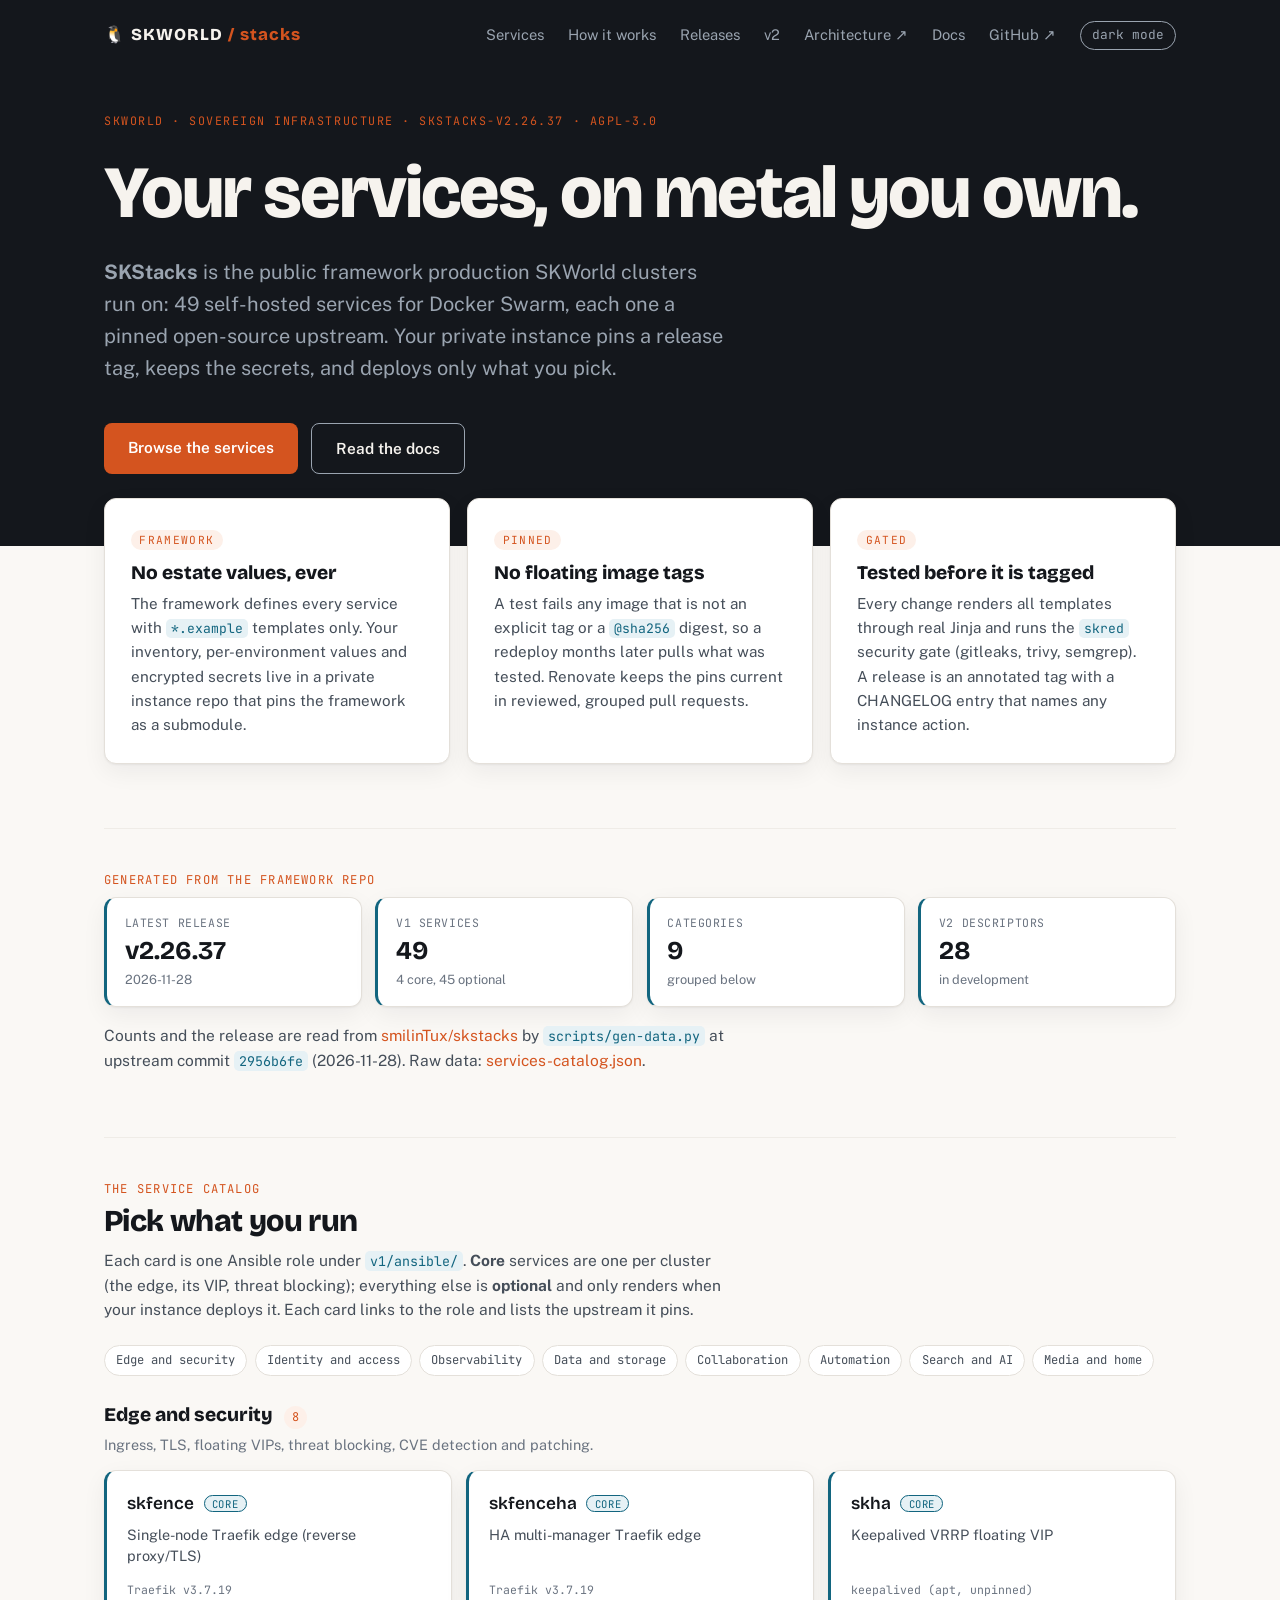
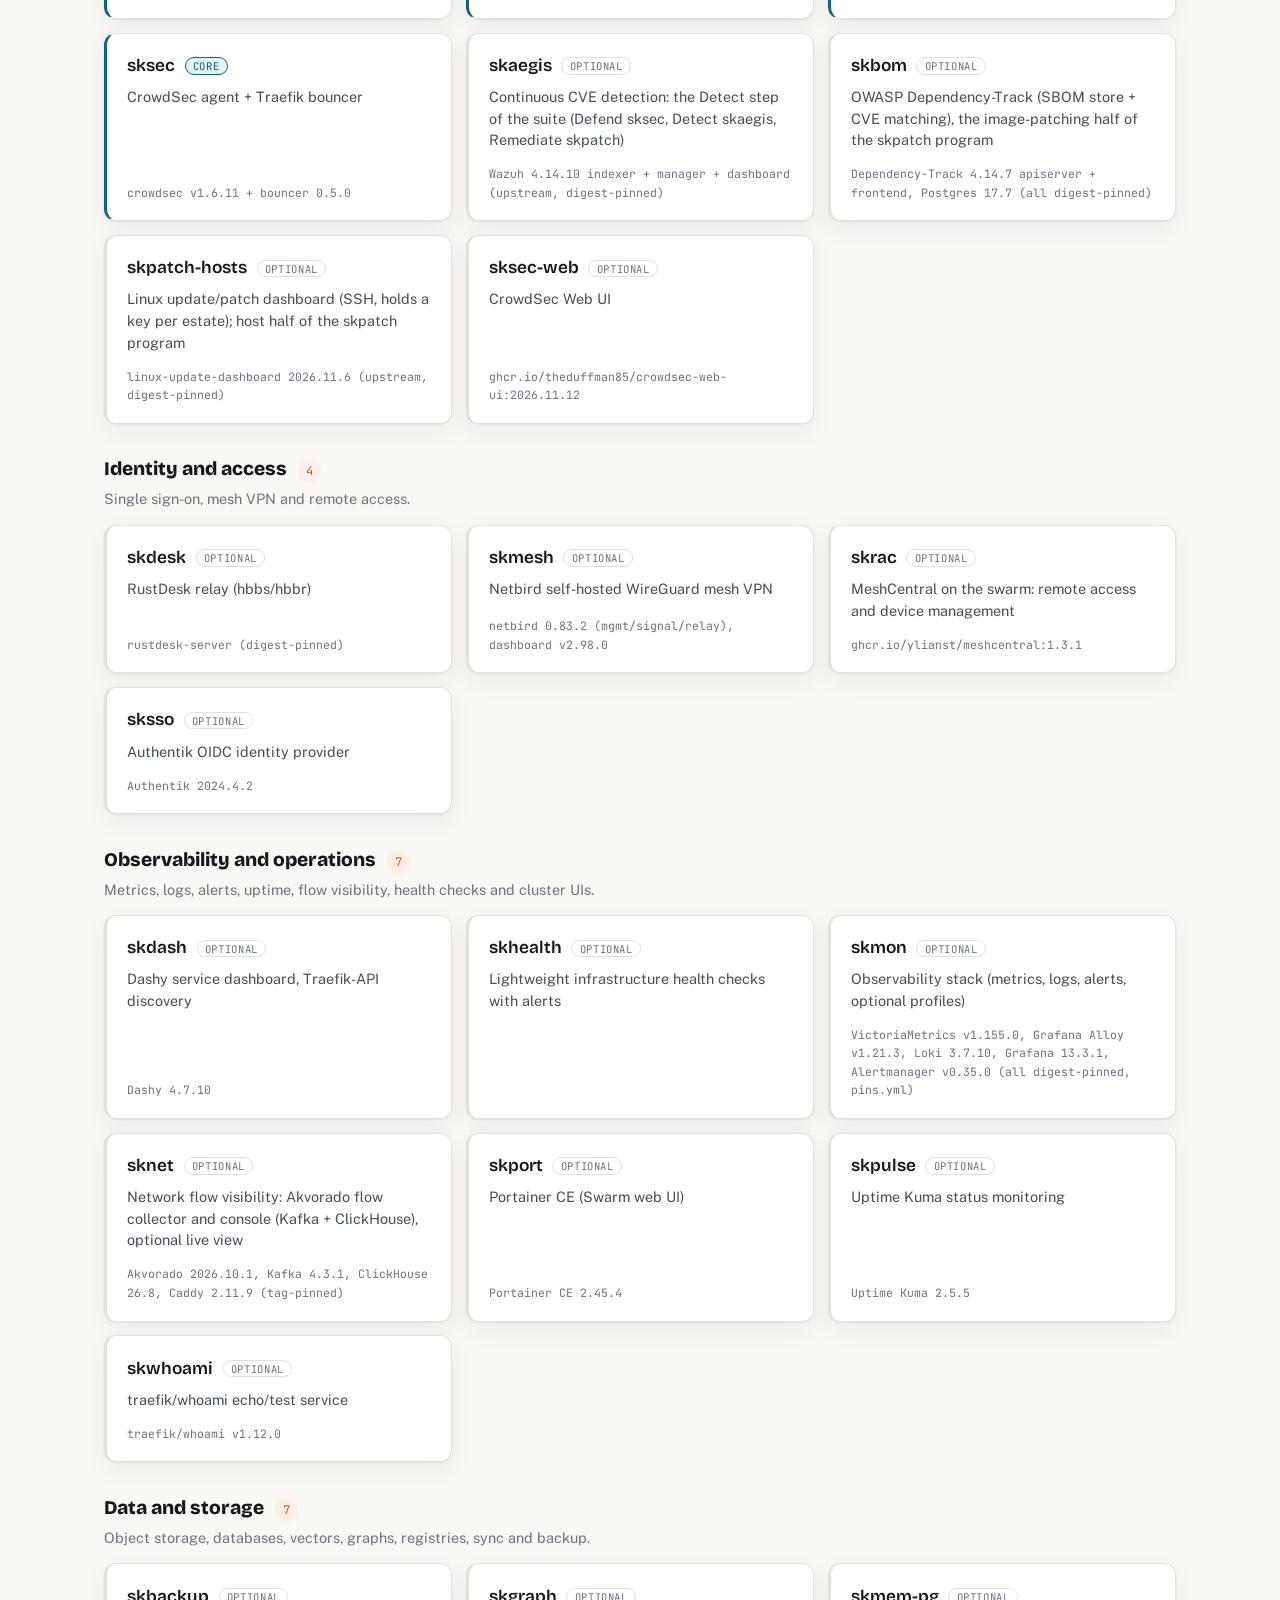
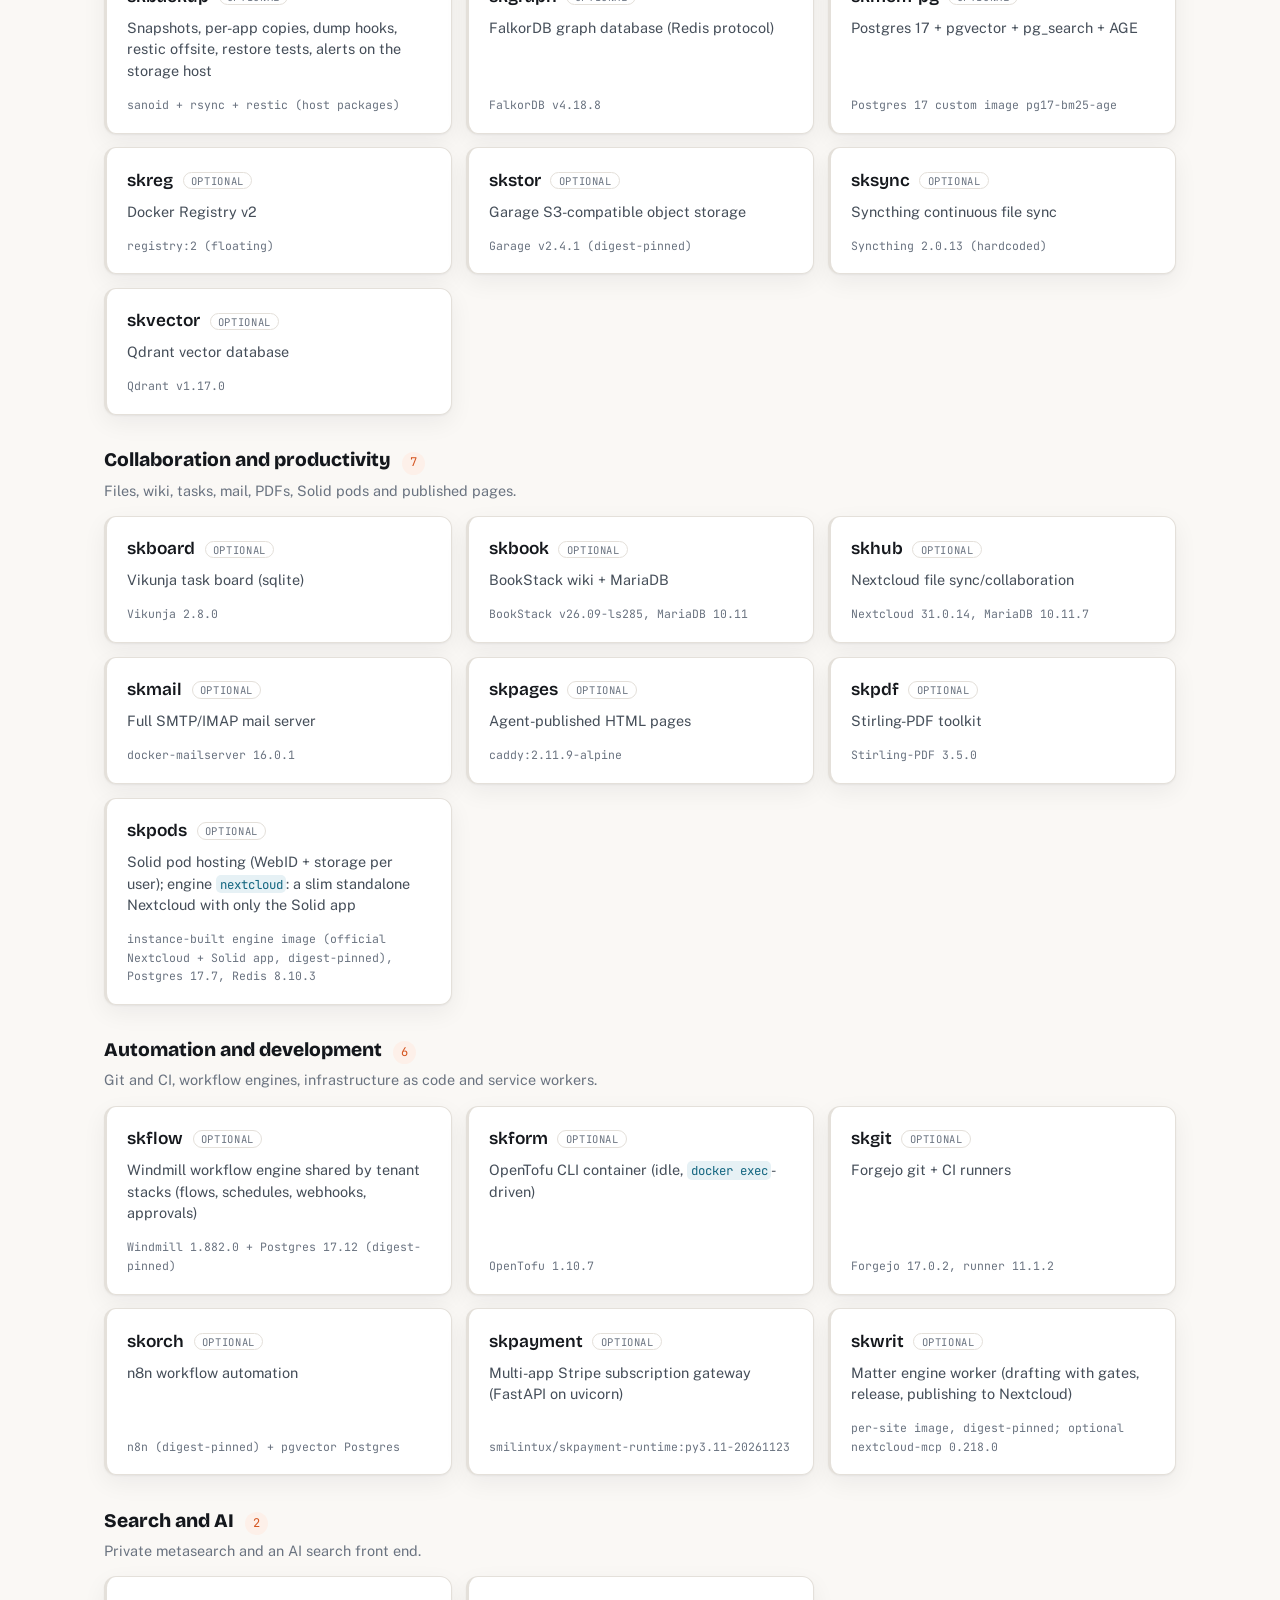
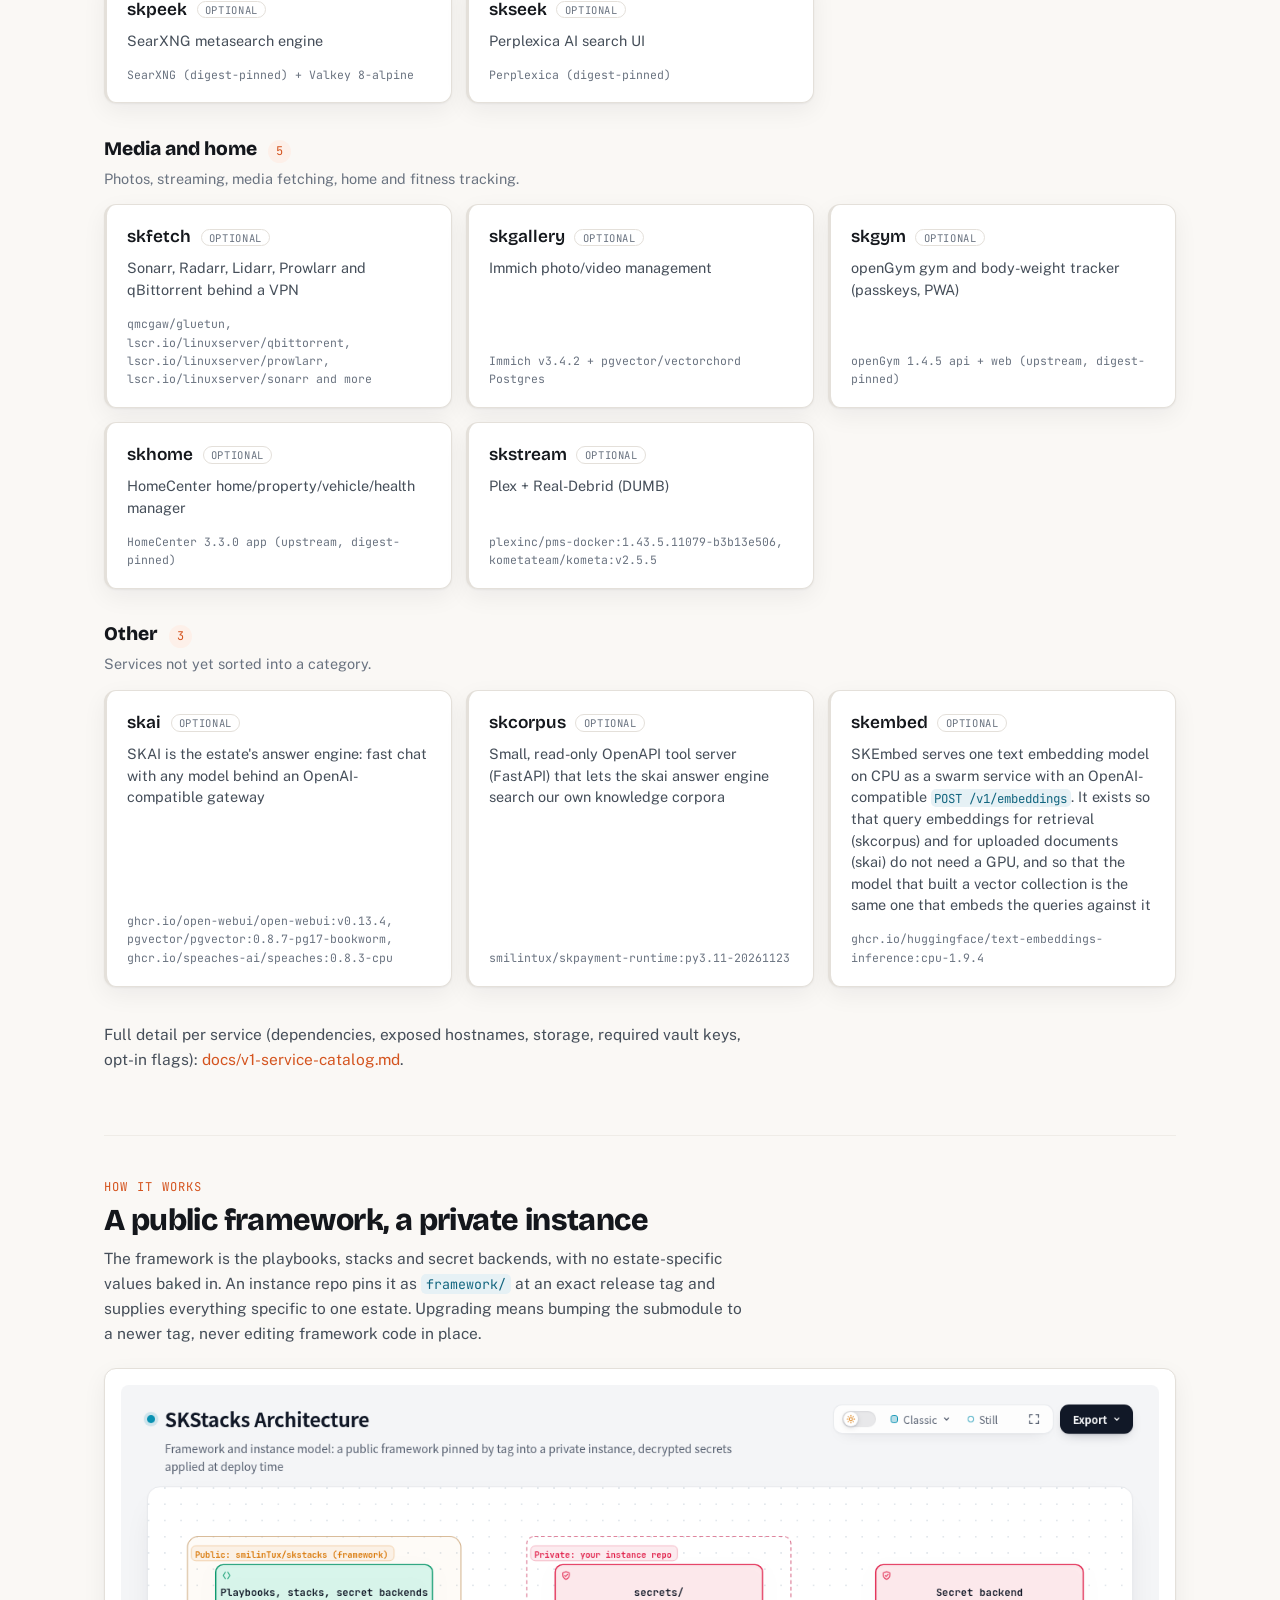
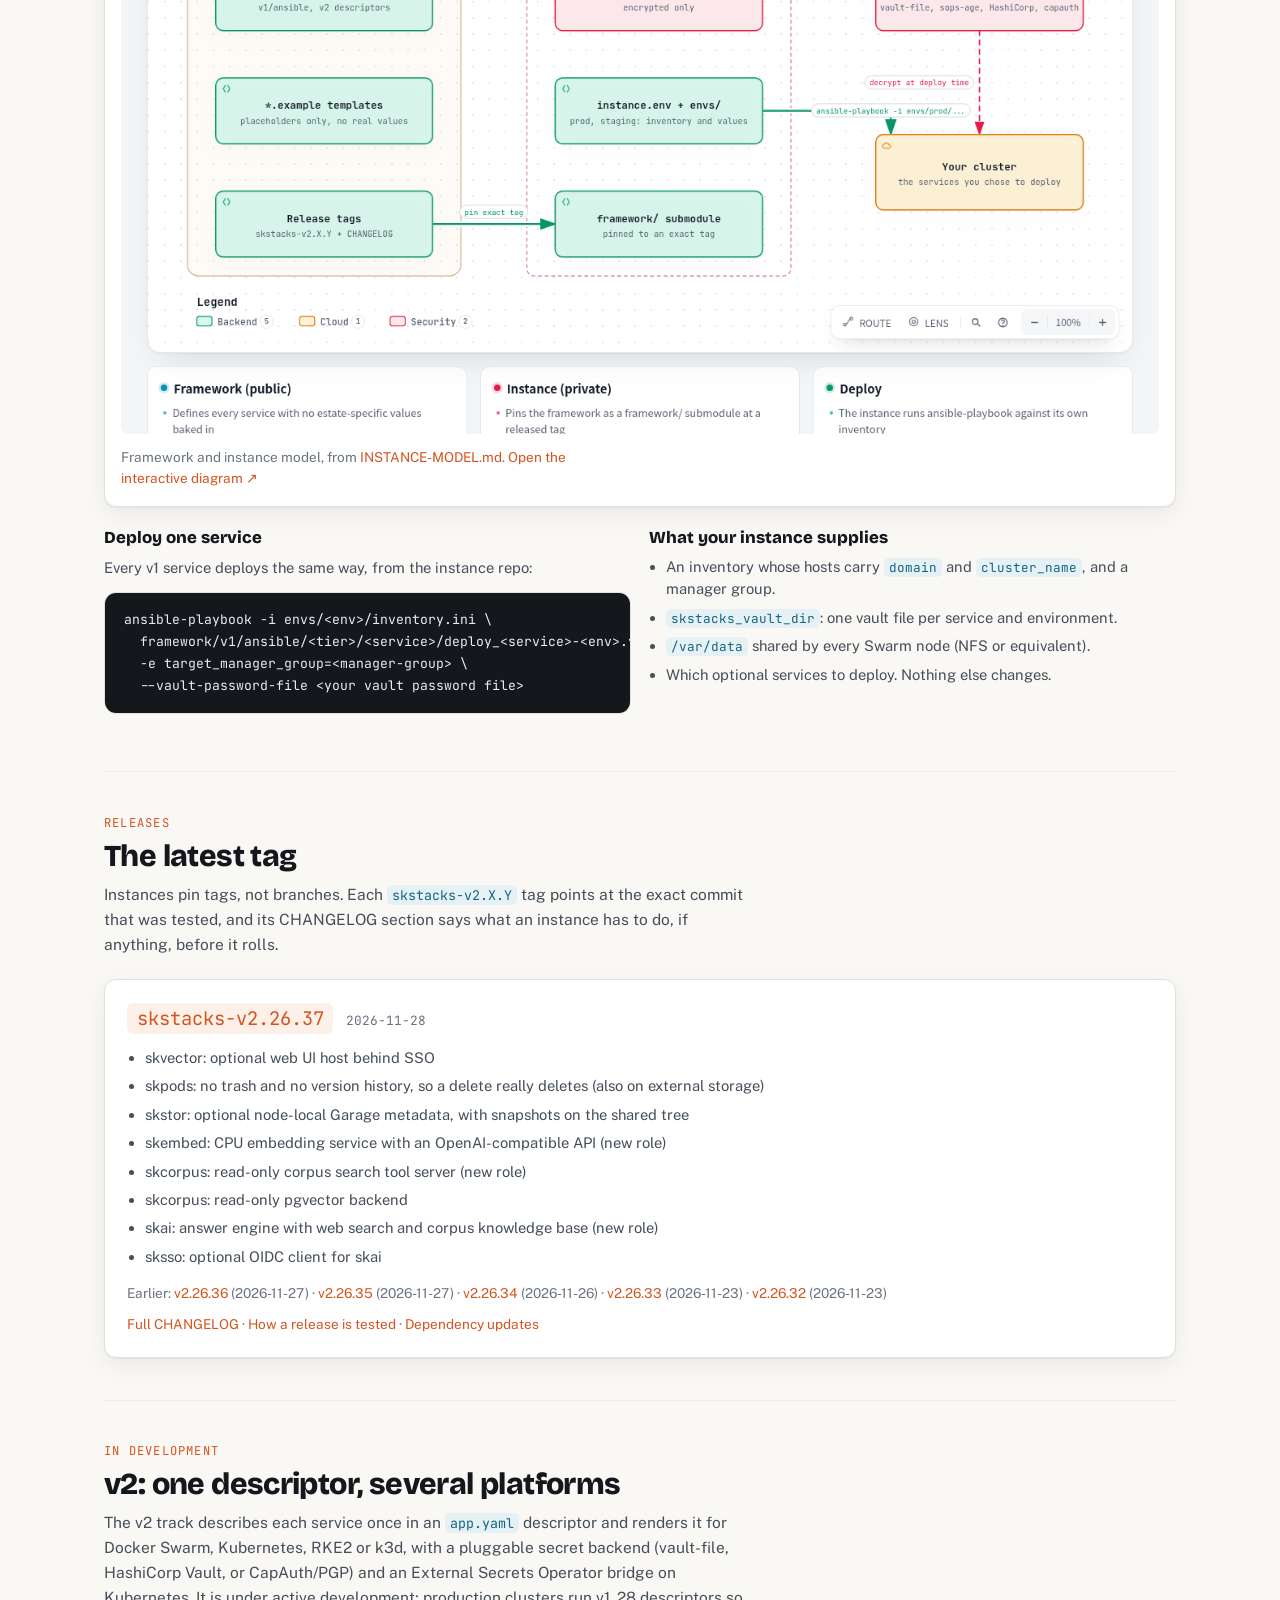
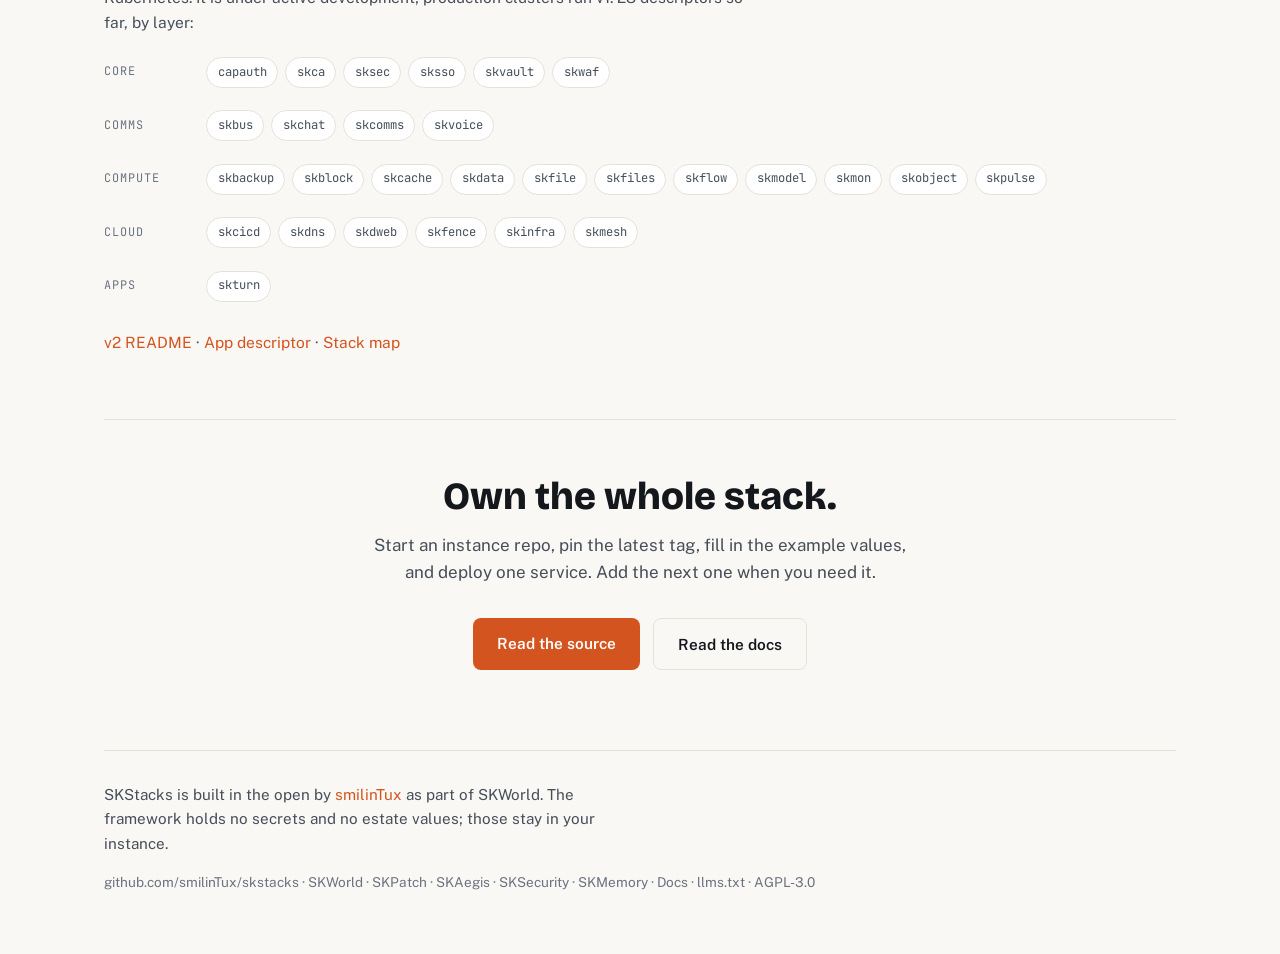
<file: index.html>
<!DOCTYPE html>
<html lang="en">
<head>
<meta charset="UTF-8">
<meta name="viewport" content="width=device-width, initial-scale=1.0">
<title>SKStacks: sovereign infrastructure, one service at a time</title>
<meta name="description" content="SKStacks is the public SKWorld infrastructure framework: Ansible playbooks for Docker Swarm that deploy pinned, open-source services (Traefik, CrowdSec, Authentik, Nextcloud, Forgejo, Grafana and more) into your own cluster. A private instance repo pins the framework at a release tag and keeps every secret.">
<meta name="keywords" content="SKStacks, sovereign infrastructure, self-hosted, Docker Swarm, Ansible, infrastructure as code, Traefik, CrowdSec, Authentik, Nextcloud, Forgejo, framework instance model, SKWorld">
<meta name="theme-color" content="#14171c">
<link rel="canonical" href="https://skstacks.skworld.io/">
<meta property="og:type" content="website">
<meta property="og:url" content="https://skstacks.skworld.io/">
<meta property="og:title" content="SKStacks: sovereign infrastructure, one service at a time">
<meta property="og:description" content="A public framework of pinned, self-hosted services for Docker Swarm. Your private instance pins a release tag and keeps the secrets. Pick the services you want and deploy them to metal you own.">
<meta property="og:image" content="https://skstacks.skworld.io/og.png">
<meta property="og:image:width" content="1200">
<meta property="og:image:height" content="630">
<meta property="og:image:alt" content="SKStacks, sovereign infrastructure by SKWorld">
<meta property="og:site_name" content="SKWorld">
<meta name="twitter:card" content="summary_large_image">
<meta name="twitter:site" content="@smilinTux">
<meta name="twitter:title" content="SKStacks: sovereign infrastructure, one service at a time">
<meta name="twitter:description" content="Pinned, self-hosted services for Docker Swarm, deployed from a public framework into a private instance you control.">
<meta name="twitter:image" content="https://skstacks.skworld.io/og.png">
<meta name="twitter:image:alt" content="SKStacks, sovereign infrastructure by SKWorld">
<meta name="color-scheme" content="light dark">
<link rel="icon" type="image/svg+xml" href="data:image/svg+xml,<svg xmlns=%22http://www.w3.org/2000/svg%22 viewBox=%220 0 100 100%22><text y=%22.9em%22 font-size=%2290%22>%F0%9F%A7%B1</text></svg>">
<link rel="sitemap" type="application/xml" href="/sitemap.xml">
<link rel="preconnect" href="https://fonts.googleapis.com">
<link rel="preconnect" href="https://fonts.gstatic.com" crossorigin>
<link rel="stylesheet" href="https://fonts.googleapis.com/css2?family=Bricolage+Grotesque:opsz,wght@12..96,400;12..96,600;12..96,800&family=Public+Sans:wght@400;500;600&family=JetBrains+Mono:wght@400;500&display=swap">
<link rel="stylesheet" href="style.css">
<script>
(function(){try{var t=localStorage.getItem('skstacks-theme');if(t==='light'||t==='dark'){document.documentElement.setAttribute('data-theme',t);}}catch(e){}})();
</script>
<script type="application/ld+json">
{
  "@context": "https://schema.org",
  "@type": "SoftwareSourceCode",
  "name": "SKStacks",
  "description": "Public infrastructure framework for self-hosted, sovereign stacks: Ansible playbooks for Docker Swarm (v1) and a multi-platform descriptor track (v2). A private instance repo pins the framework at a release tag and supplies the inventory and encrypted secrets.",
  "url": "https://skstacks.skworld.io/",
  "codeRepository": "https://github.com/smilinTux/skstacks",
  "programmingLanguage": ["YAML", "Jinja", "Python"],
  "runtimePlatform": "Docker Swarm",
  "license": "https://www.gnu.org/licenses/agpl-3.0.html",
  "keywords": "self-hosted, sovereign, Docker Swarm, Ansible, infrastructure as code",
  "publisher": { "@type": "Organization", "name": "SKWorld", "url": "https://skworld.io/" }
}
</script>
</head>
<body>

<header class="hero">
  <div class="inner">
    <div class="topbar">
      <span class="brand"><a href="https://skworld.io/">&#128039; SKWORLD</a> <span class="sub-brand">/ stacks</span></span>
      <nav class="topnav" aria-label="Main navigation">
        <a href="#services">Services</a>
        <a href="#model">How it works</a>
        <a href="#release">Releases</a>
        <a href="#v2">v2</a>
        <a href="diagrams/skstacks.architecture.html" target="_blank" rel="noopener">Architecture &#8599;</a>
        <a href="docs.html">Docs</a>
        <a href="https://github.com/smilinTux/skstacks">GitHub &#8599;</a>
        <button type="button" class="theme-btn" id="theme-btn" aria-label="Switch between light and dark theme">theme</button>
      </nav>
    </div>
    <span class="eyebrow">SKWorld &middot; Sovereign infrastructure &middot; <!-- gen:inline:release -->skstacks-v2.26.37<!-- /gen:inline:release --> &middot; AGPL-3.0</span>
    <h1>Your services, on metal you own.</h1>
    <p class="sub"><strong>SKStacks</strong> is the public framework production SKWorld clusters run on: <!-- gen:inline:v1_total -->49<!-- /gen:inline:v1_total --> self-hosted services for Docker Swarm, each one a pinned open-source upstream. Your private instance pins a release tag, keeps the secrets, and deploys only what you pick.</p>
    <div class="cta">
      <a class="btn primary" href="#services">Browse the services</a>
      <a class="btn ghost" href="docs.html">Read the docs</a>
    </div>
  </div>
</header>

<div class="inner">

  <section id="pillars" class="pillars" aria-label="What SKStacks guarantees">
    <div class="pill">
      <span class="nlabel">Framework</span>
      <h3 style="margin-top:.7rem">No estate values, ever</h3>
      <p>The framework defines every service with <code>*.example</code> templates only. Your inventory, per-environment values and encrypted secrets live in a private instance repo that pins the framework as a submodule.</p>
    </div>
    <div class="pill">
      <span class="nlabel">Pinned</span>
      <h3 style="margin-top:.7rem">No floating image tags</h3>
      <p>A test fails any image that is not an explicit tag or a <code>@sha256</code> digest, so a redeploy months later pulls what was tested. Renovate keeps the pins current in reviewed, grouped pull requests.</p>
    </div>
    <div class="pill">
      <span class="nlabel">Gated</span>
      <h3 style="margin-top:.7rem">Tested before it is tagged</h3>
      <p>Every change renders all templates through real Jinja and runs the <code>skred</code> security gate (gitleaks, trivy, semgrep). A release is an annotated tag with a CHANGELOG entry that names any instance action.</p>
    </div>
  </section>

  <section class="sec" id="status">
    <div class="spot-eyebrow">Generated from the framework repo</div>
    <div class="stat-grid">
<!-- gen:stats -->
<div class="stat-tile"><span class="stat-label">Latest release</span><span class="stat-value">v2.26.37</span><span class="stat-sub">2026-11-28</span></div>
<div class="stat-tile"><span class="stat-label">v1 services</span><span class="stat-value">49</span><span class="stat-sub">4 core, 45 optional</span></div>
<div class="stat-tile"><span class="stat-label">Categories</span><span class="stat-value">9</span><span class="stat-sub">grouped below</span></div>
<div class="stat-tile"><span class="stat-label">v2 descriptors</span><span class="stat-value">28</span><span class="stat-sub">in development</span></div>
<!-- /gen:stats -->
    </div>
    <p class="meta">Counts and the release are read from <a href="https://github.com/smilinTux/skstacks">smilinTux/skstacks</a> by <a href="https://github.com/smilinTux/skstacks-skworld-io/blob/main/scripts/gen-data.py"><code>scripts/gen-data.py</code></a> at upstream commit <code><!-- gen:inline:upstream_commit -->2956b6fe<!-- /gen:inline:upstream_commit --></code> (<!-- gen:inline:generated -->2026-11-28<!-- /gen:inline:generated -->). Raw data: <a href="data/services-catalog.json">services-catalog.json</a>.</p>
  </section>

  <section class="sec" id="services">
    <div class="spot-eyebrow">The service catalog</div>
    <h2>Pick what you run</h2>
    <p>Each card is one Ansible role under <code>v1/ansible/</code>. <strong>Core</strong> services are one per cluster (the edge, its VIP, threat blocking); everything else is <strong>optional</strong> and only renders when your instance deploys it. Each card links to the role and lists the upstream it pins.</p>
    <ul class="catnav" aria-label="Jump to a category">
      <li><a href="#cat-edge">Edge and security</a></li>
      <li><a href="#cat-identity">Identity and access</a></li>
      <li><a href="#cat-ops">Observability</a></li>
      <li><a href="#cat-data">Data and storage</a></li>
      <li><a href="#cat-collab">Collaboration</a></li>
      <li><a href="#cat-automation">Automation</a></li>
      <li><a href="#cat-search">Search and AI</a></li>
      <li><a href="#cat-media">Media and home</a></li>
    </ul>
<!-- gen:catalog -->
<div class="cat" id="cat-edge">
  <div class="cat-head"><h3>Edge and security</h3><span class="cat-count">8</span></div>
  <p class="cat-blurb">Ingress, TLS, floating VIPs, threat blocking, CVE detection and patching.</p>
  <div class="pgrid">
    <a class="pcard k" href="https://github.com/smilinTux/skstacks/tree/main/v1/ansible/core/skfence"><span class="pname">skfence <span class="tier">core</span></span><span class="pblurb">Single-node Traefik edge (reverse proxy/TLS)</span><span class="phost">Traefik <code>v3.7.19</code></span></a>
    <a class="pcard k" href="https://github.com/smilinTux/skstacks/tree/main/v1/ansible/core/skfenceha"><span class="pname">skfenceha <span class="tier">core</span></span><span class="pblurb">HA multi-manager Traefik edge</span><span class="phost">Traefik <code>v3.7.19</code></span></a>
    <a class="pcard k" href="https://github.com/smilinTux/skstacks/tree/main/v1/ansible/core/skha"><span class="pname">skha <span class="tier">core</span></span><span class="pblurb">Keepalived VRRP floating VIP</span><span class="phost">keepalived (apt, unpinned)</span></a>
    <a class="pcard k" href="https://github.com/smilinTux/skstacks/tree/main/v1/ansible/core/sksec"><span class="pname">sksec <span class="tier">core</span></span><span class="pblurb">CrowdSec agent + Traefik bouncer</span><span class="phost">crowdsec <code>v1.6.11</code> + bouncer <code>0.5.0</code></span></a>
    <a class="pcard" href="https://github.com/smilinTux/skstacks/tree/main/v1/ansible/optional/skaegis"><span class="pname">skaegis <span class="tier">optional</span></span><span class="pblurb">Continuous CVE detection: the Detect step of the suite (Defend sksec, Detect skaegis, Remediate skpatch)</span><span class="phost">Wazuh <code>4.14.10</code> indexer + manager + dashboard (upstream, digest-pinned)</span></a>
    <a class="pcard" href="https://github.com/smilinTux/skstacks/tree/main/v1/ansible/optional/skbom"><span class="pname">skbom <span class="tier">optional</span></span><span class="pblurb">OWASP Dependency-Track (SBOM store + CVE matching), the image-patching half of the skpatch program</span><span class="phost">Dependency-Track <code>4.14.7</code> apiserver + frontend, Postgres <code>17.7</code> (all digest-pinned)</span></a>
    <a class="pcard" href="https://github.com/smilinTux/skstacks/tree/main/v1/ansible/optional/skpatch-hosts"><span class="pname">skpatch-hosts <span class="tier">optional</span></span><span class="pblurb">Linux update/patch dashboard (SSH, holds a key per estate); host half of the skpatch program</span><span class="phost">linux-update-dashboard <code>2026.11.6</code> (upstream, digest-pinned)</span></a>
    <a class="pcard" href="https://github.com/smilinTux/skstacks/tree/main/v1/ansible/optional/sksec-web"><span class="pname">sksec-web <span class="tier">optional</span></span><span class="pblurb">CrowdSec Web UI</span><span class="phost">ghcr.io/theduffman85/crowdsec-web-ui:2026.11.12</span></a>
  </div>
</div>
<div class="cat" id="cat-identity">
  <div class="cat-head"><h3>Identity and access</h3><span class="cat-count">4</span></div>
  <p class="cat-blurb">Single sign-on, mesh VPN and remote access.</p>
  <div class="pgrid">
    <a class="pcard" href="https://github.com/smilinTux/skstacks/tree/main/v1/ansible/optional/skdesk"><span class="pname">skdesk <span class="tier">optional</span></span><span class="pblurb">RustDesk relay (hbbs/hbbr)</span><span class="phost">rustdesk-server (digest-pinned)</span></a>
    <a class="pcard" href="https://github.com/smilinTux/skstacks/tree/main/v1/ansible/optional/skmesh"><span class="pname">skmesh <span class="tier">optional</span></span><span class="pblurb">Netbird self-hosted WireGuard mesh VPN</span><span class="phost">netbird <code>0.83.2</code> (mgmt/signal/relay), dashboard <code>v2.98.0</code></span></a>
    <a class="pcard" href="https://github.com/smilinTux/skstacks/tree/main/v1/ansible/optional/skrac"><span class="pname">skrac <span class="tier">optional</span></span><span class="pblurb">MeshCentral on the swarm: remote access and device management</span><span class="phost">ghcr.io/ylianst/meshcentral:1.3.1</span></a>
    <a class="pcard" href="https://github.com/smilinTux/skstacks/tree/main/v1/ansible/optional/sksso"><span class="pname">sksso <span class="tier">optional</span></span><span class="pblurb">Authentik OIDC identity provider</span><span class="phost">Authentik <code>2024.4.2</code></span></a>
  </div>
</div>
<div class="cat" id="cat-ops">
  <div class="cat-head"><h3>Observability and operations</h3><span class="cat-count">7</span></div>
  <p class="cat-blurb">Metrics, logs, alerts, uptime, flow visibility, health checks and cluster UIs.</p>
  <div class="pgrid">
    <a class="pcard" href="https://github.com/smilinTux/skstacks/tree/main/v1/ansible/optional/skdash"><span class="pname">skdash <span class="tier">optional</span></span><span class="pblurb">Dashy service dashboard, Traefik-API discovery</span><span class="phost">Dashy <code>4.7.10</code></span></a>
    <a class="pcard" href="https://github.com/smilinTux/skstacks/tree/main/v1/ansible/optional/skhealth"><span class="pname">skhealth <span class="tier">optional</span></span><span class="pblurb">Lightweight infrastructure health checks with alerts</span></a>
    <a class="pcard" href="https://github.com/smilinTux/skstacks/tree/main/v1/ansible/optional/skmon"><span class="pname">skmon <span class="tier">optional</span></span><span class="pblurb">Observability stack (metrics, logs, alerts, optional profiles)</span><span class="phost">VictoriaMetrics <code>v1.155.0</code>, Grafana Alloy <code>v1.21.3</code>, Loki <code>3.7.10</code>, Grafana <code>13.3.1</code>, Alertmanager <code>v0.35.0</code> (all digest-pinned, <code>pins.yml</code>)</span></a>
    <a class="pcard" href="https://github.com/smilinTux/skstacks/tree/main/v1/ansible/optional/sknet"><span class="pname">sknet <span class="tier">optional</span></span><span class="pblurb">Network flow visibility: Akvorado flow collector and console (Kafka + ClickHouse), optional live view</span><span class="phost">Akvorado <code>2026.10.1</code>, Kafka <code>4.3.1</code>, ClickHouse <code>26.8</code>, Caddy <code>2.11.9</code> (tag-pinned)</span></a>
    <a class="pcard" href="https://github.com/smilinTux/skstacks/tree/main/v1/ansible/optional/skport"><span class="pname">skport <span class="tier">optional</span></span><span class="pblurb">Portainer CE (Swarm web UI)</span><span class="phost">Portainer CE <code>2.45.4</code></span></a>
    <a class="pcard" href="https://github.com/smilinTux/skstacks/tree/main/v1/ansible/optional/skpulse"><span class="pname">skpulse <span class="tier">optional</span></span><span class="pblurb">Uptime Kuma status monitoring</span><span class="phost">Uptime Kuma <code>2.5.5</code></span></a>
    <a class="pcard" href="https://github.com/smilinTux/skstacks/tree/main/v1/ansible/optional/skwhoami"><span class="pname">skwhoami <span class="tier">optional</span></span><span class="pblurb">traefik/whoami echo/test service</span><span class="phost">traefik/whoami <code>v1.12.0</code></span></a>
  </div>
</div>
<div class="cat" id="cat-data">
  <div class="cat-head"><h3>Data and storage</h3><span class="cat-count">7</span></div>
  <p class="cat-blurb">Object storage, databases, vectors, graphs, registries, sync and backup.</p>
  <div class="pgrid">
    <a class="pcard" href="https://github.com/smilinTux/skstacks/tree/main/v1/ansible/optional/skbackup"><span class="pname">skbackup <span class="tier">optional</span></span><span class="pblurb">Snapshots, per-app copies, dump hooks, restic offsite, restore tests, alerts on the storage host</span><span class="phost">sanoid + rsync + restic (host packages)</span></a>
    <a class="pcard" href="https://github.com/smilinTux/skstacks/tree/main/v1/ansible/optional/skgraph"><span class="pname">skgraph <span class="tier">optional</span></span><span class="pblurb">FalkorDB graph database (Redis protocol)</span><span class="phost">FalkorDB <code>v4.18.8</code></span></a>
    <a class="pcard" href="https://github.com/smilinTux/skstacks/tree/main/v1/ansible/optional/skmem-pg"><span class="pname">skmem-pg <span class="tier">optional</span></span><span class="pblurb">Postgres 17 + pgvector + pg_search + AGE</span><span class="phost">Postgres 17 custom image <code>pg17-bm25-age</code></span></a>
    <a class="pcard" href="https://github.com/smilinTux/skstacks/tree/main/v1/ansible/optional/skreg"><span class="pname">skreg <span class="tier">optional</span></span><span class="pblurb">Docker Registry v2</span><span class="phost"><code>registry:2</code> (floating)</span></a>
    <a class="pcard" href="https://github.com/smilinTux/skstacks/tree/main/v1/ansible/optional/skstor"><span class="pname">skstor <span class="tier">optional</span></span><span class="pblurb">Garage S3-compatible object storage</span><span class="phost">Garage <code>v2.4.1</code> (digest-pinned)</span></a>
    <a class="pcard" href="https://github.com/smilinTux/skstacks/tree/main/v1/ansible/optional/sksync"><span class="pname">sksync <span class="tier">optional</span></span><span class="pblurb">Syncthing continuous file sync</span><span class="phost">Syncthing <code>2.0.13</code> (hardcoded)</span></a>
    <a class="pcard" href="https://github.com/smilinTux/skstacks/tree/main/v1/ansible/optional/skvector"><span class="pname">skvector <span class="tier">optional</span></span><span class="pblurb">Qdrant vector database</span><span class="phost">Qdrant <code>v1.17.0</code></span></a>
  </div>
</div>
<div class="cat" id="cat-collab">
  <div class="cat-head"><h3>Collaboration and productivity</h3><span class="cat-count">7</span></div>
  <p class="cat-blurb">Files, wiki, tasks, mail, PDFs, Solid pods and published pages.</p>
  <div class="pgrid">
    <a class="pcard" href="https://github.com/smilinTux/skstacks/tree/main/v1/ansible/optional/skboard"><span class="pname">skboard <span class="tier">optional</span></span><span class="pblurb">Vikunja task board (sqlite)</span><span class="phost">Vikunja <code>2.8.0</code></span></a>
    <a class="pcard" href="https://github.com/smilinTux/skstacks/tree/main/v1/ansible/optional/skbook"><span class="pname">skbook <span class="tier">optional</span></span><span class="pblurb">BookStack wiki + MariaDB</span><span class="phost">BookStack <code>v26.09-ls285</code>, MariaDB <code>10.11</code></span></a>
    <a class="pcard" href="https://github.com/smilinTux/skstacks/tree/main/v1/ansible/optional/skhub"><span class="pname">skhub <span class="tier">optional</span></span><span class="pblurb">Nextcloud file sync/collaboration</span><span class="phost">Nextcloud <code>31.0.14</code>, MariaDB <code>10.11.7</code></span></a>
    <a class="pcard" href="https://github.com/smilinTux/skstacks/tree/main/v1/ansible/optional/skmail"><span class="pname">skmail <span class="tier">optional</span></span><span class="pblurb">Full SMTP/IMAP mail server</span><span class="phost">docker-mailserver <code>16.0.1</code></span></a>
    <a class="pcard" href="https://github.com/smilinTux/skstacks/tree/main/v1/ansible/optional/skpages"><span class="pname">skpages <span class="tier">optional</span></span><span class="pblurb">Agent-published HTML pages</span><span class="phost">caddy:2.11.9-alpine</span></a>
    <a class="pcard" href="https://github.com/smilinTux/skstacks/tree/main/v1/ansible/optional/skpdf"><span class="pname">skpdf <span class="tier">optional</span></span><span class="pblurb">Stirling-PDF toolkit</span><span class="phost">Stirling-PDF <code>3.5.0</code></span></a>
    <a class="pcard" href="https://github.com/smilinTux/skstacks/tree/main/v1/ansible/optional/skpods"><span class="pname">skpods <span class="tier">optional</span></span><span class="pblurb">Solid pod hosting (WebID + storage per user); engine <code>nextcloud</code>: a slim standalone Nextcloud with only the Solid app</span><span class="phost">instance-built engine image (official Nextcloud + Solid app, digest-pinned), Postgres <code>17.7</code>, Redis <code>8.10.3</code></span></a>
  </div>
</div>
<div class="cat" id="cat-automation">
  <div class="cat-head"><h3>Automation and development</h3><span class="cat-count">6</span></div>
  <p class="cat-blurb">Git and CI, workflow engines, infrastructure as code and service workers.</p>
  <div class="pgrid">
    <a class="pcard" href="https://github.com/smilinTux/skstacks/tree/main/v1/ansible/optional/skflow"><span class="pname">skflow <span class="tier">optional</span></span><span class="pblurb">Windmill workflow engine shared by tenant stacks (flows, schedules, webhooks, approvals)</span><span class="phost">Windmill <code>1.882.0</code> + Postgres <code>17.12</code> (digest-pinned)</span></a>
    <a class="pcard" href="https://github.com/smilinTux/skstacks/tree/main/v1/ansible/optional/skform"><span class="pname">skform <span class="tier">optional</span></span><span class="pblurb">OpenTofu CLI container (idle, <code>docker exec</code>-driven)</span><span class="phost">OpenTofu <code>1.10.7</code></span></a>
    <a class="pcard" href="https://github.com/smilinTux/skstacks/tree/main/v1/ansible/optional/skgit"><span class="pname">skgit <span class="tier">optional</span></span><span class="pblurb">Forgejo git + CI runners</span><span class="phost">Forgejo <code>17.0.2</code>, runner <code>11.1.2</code></span></a>
    <a class="pcard" href="https://github.com/smilinTux/skstacks/tree/main/v1/ansible/optional/skorch"><span class="pname">skorch <span class="tier">optional</span></span><span class="pblurb">n8n workflow automation</span><span class="phost">n8n (digest-pinned) + pgvector Postgres</span></a>
    <a class="pcard" href="https://github.com/smilinTux/skstacks/tree/main/v1/ansible/optional/skpayment"><span class="pname">skpayment <span class="tier">optional</span></span><span class="pblurb">Multi-app Stripe subscription gateway (FastAPI on uvicorn)</span><span class="phost">smilintux/skpayment-runtime:py3.11-20261123</span></a>
    <a class="pcard" href="https://github.com/smilinTux/skstacks/tree/main/v1/ansible/optional/skwrit"><span class="pname">skwrit <span class="tier">optional</span></span><span class="pblurb">Matter engine worker (drafting with gates, release, publishing to Nextcloud)</span><span class="phost">per-site image, digest-pinned; optional nextcloud-mcp <code>0.218.0</code></span></a>
  </div>
</div>
<div class="cat" id="cat-search">
  <div class="cat-head"><h3>Search and AI</h3><span class="cat-count">2</span></div>
  <p class="cat-blurb">Private metasearch and an AI search front end.</p>
  <div class="pgrid">
    <a class="pcard" href="https://github.com/smilinTux/skstacks/tree/main/v1/ansible/optional/skpeek"><span class="pname">skpeek <span class="tier">optional</span></span><span class="pblurb">SearXNG metasearch engine</span><span class="phost">SearXNG (digest-pinned) + Valkey <code>8-alpine</code></span></a>
    <a class="pcard" href="https://github.com/smilinTux/skstacks/tree/main/v1/ansible/optional/skseek"><span class="pname">skseek <span class="tier">optional</span></span><span class="pblurb">Perplexica AI search UI</span><span class="phost">Perplexica (digest-pinned)</span></a>
  </div>
</div>
<div class="cat" id="cat-media">
  <div class="cat-head"><h3>Media and home</h3><span class="cat-count">5</span></div>
  <p class="cat-blurb">Photos, streaming, media fetching, home and fitness tracking.</p>
  <div class="pgrid">
    <a class="pcard" href="https://github.com/smilinTux/skstacks/tree/main/v1/ansible/optional/skfetch"><span class="pname">skfetch <span class="tier">optional</span></span><span class="pblurb">Sonarr, Radarr, Lidarr, Prowlarr and qBittorrent behind a VPN</span><span class="phost">qmcgaw/gluetun, lscr.io/linuxserver/qbittorrent, lscr.io/linuxserver/prowlarr, lscr.io/linuxserver/sonarr and more</span></a>
    <a class="pcard" href="https://github.com/smilinTux/skstacks/tree/main/v1/ansible/optional/skgallery"><span class="pname">skgallery <span class="tier">optional</span></span><span class="pblurb">Immich photo/video management</span><span class="phost">Immich <code>v3.4.2</code> + pgvector/vectorchord Postgres</span></a>
    <a class="pcard" href="https://github.com/smilinTux/skstacks/tree/main/v1/ansible/optional/skgym"><span class="pname">skgym <span class="tier">optional</span></span><span class="pblurb">openGym gym and body-weight tracker (passkeys, PWA)</span><span class="phost">openGym <code>1.4.5</code> api + web (upstream, digest-pinned)</span></a>
    <a class="pcard" href="https://github.com/smilinTux/skstacks/tree/main/v1/ansible/optional/skhome"><span class="pname">skhome <span class="tier">optional</span></span><span class="pblurb">HomeCenter home/property/vehicle/health manager</span><span class="phost">HomeCenter <code>3.3.0</code> app (upstream, digest-pinned)</span></a>
    <a class="pcard" href="https://github.com/smilinTux/skstacks/tree/main/v1/ansible/optional/skstream"><span class="pname">skstream <span class="tier">optional</span></span><span class="pblurb">Plex + Real-Debrid (DUMB)</span><span class="phost">plexinc/pms-docker:1.43.5.11079-b3b13e506, kometateam/kometa:v2.5.5</span></a>
  </div>
</div>
<div class="cat" id="cat-other">
  <div class="cat-head"><h3>Other</h3><span class="cat-count">3</span></div>
  <p class="cat-blurb">Services not yet sorted into a category.</p>
  <div class="pgrid">
    <a class="pcard" href="https://github.com/smilinTux/skstacks/tree/main/v1/ansible/optional/skai"><span class="pname">skai <span class="tier">optional</span></span><span class="pblurb">SKAI is the estate&#x27;s answer engine: fast chat with any model behind an OpenAI-compatible gateway</span><span class="phost">ghcr.io/open-webui/open-webui:v0.13.4, pgvector/pgvector:0.8.7-pg17-bookworm, ghcr.io/speaches-ai/speaches:0.8.3-cpu</span></a>
    <a class="pcard" href="https://github.com/smilinTux/skstacks/tree/main/v1/ansible/optional/skcorpus"><span class="pname">skcorpus <span class="tier">optional</span></span><span class="pblurb">Small, read-only OpenAPI tool server (FastAPI) that lets the skai answer engine search our own knowledge corpora</span><span class="phost">smilintux/skpayment-runtime:py3.11-20261123</span></a>
    <a class="pcard" href="https://github.com/smilinTux/skstacks/tree/main/v1/ansible/optional/skembed"><span class="pname">skembed <span class="tier">optional</span></span><span class="pblurb">SKEmbed serves one text embedding model on CPU as a swarm service with an OpenAI-compatible <code>POST /v1/embeddings</code>. It exists so that query embeddings for retrieval (skcorpus) and for uploaded documents (skai) do not need a GPU, and so that the model that built a vector collection is the same one that embeds the queries against it</span><span class="phost">ghcr.io/huggingface/text-embeddings-inference:cpu-1.9.4</span></a>
  </div>
</div>
<!-- /gen:catalog -->
    <p class="meta">Full detail per service (dependencies, exposed hostnames, storage, required vault keys, opt-in flags): <a href="https://github.com/smilinTux/skstacks/blob/main/docs/v1-service-catalog.md">docs/v1-service-catalog.md</a>.</p>
  </section>

  <section class="sec" id="model">
    <div class="spot-eyebrow">How it works</div>
    <h2>A public framework, a private instance</h2>
    <p>The framework is the playbooks, stacks and secret backends, with no estate-specific values baked in. An instance repo pins it as <code>framework/</code> at an exact release tag and supplies everything specific to one estate. Upgrading means bumping the submodule to a newer tag, never editing framework code in place.</p>
    <figure class="figure">
      <a href="diagrams/skstacks.architecture.html" target="_blank" rel="noopener"><img src="img/diagram-architecture.png" width="1280" height="800" alt="Architecture: the public skstacks framework ships playbooks, example templates and release tags. A private instance repo pins a tag as its framework submodule, holds its envs and encrypted secrets, and runs ansible-playbook against its cluster. A secret backend decrypts values at deploy time." loading="lazy"></a>
      <figcaption>Framework and instance model, from <a href="https://github.com/smilinTux/skstacks/blob/main/v2/docs/INSTANCE-MODEL.md">INSTANCE-MODEL.md</a>. <a href="diagrams/skstacks.architecture.html" target="_blank" rel="noopener">Open the interactive diagram &#8599;</a></figcaption>
    </figure>
    <div class="two" style="margin-top:1.4rem">
      <div>
        <h3>Deploy one service</h3>
        <p>Every v1 service deploys the same way, from the instance repo:</p>
<pre><code>ansible-playbook -i envs/&lt;env&gt;/inventory.ini \
  framework/v1/ansible/&lt;tier&gt;/&lt;service&gt;/deploy_&lt;service&gt;-&lt;env&gt;.yml \
  -e target_manager_group=&lt;manager-group&gt; \
  --vault-password-file &lt;your vault password file&gt;</code></pre>
      </div>
      <div>
        <h3>What your instance supplies</h3>
        <ul class="plist">
          <li>An inventory whose hosts carry <code>domain</code> and <code>cluster_name</code>, and a manager group.</li>
          <li><code>skstacks_vault_dir</code>: one vault file per service and environment.</li>
          <li><code>/var/data</code> shared by every Swarm node (NFS or equivalent).</li>
          <li>Which optional services to deploy. Nothing else changes.</li>
        </ul>
      </div>
    </div>
  </section>

  <section class="sec" id="release">
    <div class="spot-eyebrow">Releases</div>
    <h2>The latest tag</h2>
    <p>Instances pin tags, not branches. Each <code>skstacks-v2.X.Y</code> tag points at the exact commit that was tested, and its CHANGELOG section says what an instance has to do, if anything, before it rolls.</p>
    <div class="panel">
<!-- gen:release -->
<p class="rel-tag"><a href="https://github.com/smilinTux/skstacks/tree/skstacks-v2.26.37"><code>skstacks-v2.26.37</code></a> <span class="rel-date">2026-11-28</span></p>
<ul class="plist">
  <li>skvector: optional web UI host behind SSO</li>
  <li>skpods: no trash and no version history, so a delete really deletes (also on external storage)</li>
  <li>skstor: optional node-local Garage metadata, with snapshots on the shared tree</li>
  <li>skembed: CPU embedding service with an OpenAI-compatible API (new role)</li>
  <li>skcorpus: read-only corpus search tool server (new role)</li>
  <li>skcorpus: read-only pgvector backend</li>
  <li>skai: answer engine with web search and corpus knowledge base (new role)</li>
  <li>sksso: optional OIDC client for skai</li>
</ul>
<p class="meta">Earlier: <a href="https://github.com/smilinTux/skstacks/tree/skstacks-v2.26.36">v2.26.36</a> (2026-11-27) &middot; <a href="https://github.com/smilinTux/skstacks/tree/skstacks-v2.26.35">v2.26.35</a> (2026-11-27) &middot; <a href="https://github.com/smilinTux/skstacks/tree/skstacks-v2.26.34">v2.26.34</a> (2026-11-26) &middot; <a href="https://github.com/smilinTux/skstacks/tree/skstacks-v2.26.33">v2.26.33</a> (2026-11-23) &middot; <a href="https://github.com/smilinTux/skstacks/tree/skstacks-v2.26.32">v2.26.32</a> (2026-11-23)</p>
<!-- /gen:release -->
      <p class="meta" style="margin-top:.6rem"><a href="https://github.com/smilinTux/skstacks/blob/main/CHANGELOG.md">Full CHANGELOG</a> &middot; <a href="https://github.com/smilinTux/skstacks/blob/main/docs/testing.md">How a release is tested</a> &middot; <a href="https://github.com/smilinTux/skstacks/blob/main/docs/dependency-updates.md">Dependency updates</a></p>
    </div>
  </section>

  <section class="sec" id="v2">
    <div class="spot-eyebrow">In development</div>
    <h2>v2: one descriptor, several platforms</h2>
    <p>The v2 track describes each service once in an <code>app.yaml</code> descriptor and renders it for Docker Swarm, Kubernetes, RKE2 or k3d, with a pluggable secret backend (vault-file, HashiCorp Vault, or CapAuth/PGP) and an External Secrets Operator bridge on Kubernetes. It is under active development; production clusters run v1. <!-- gen:inline:v2_total -->28<!-- /gen:inline:v2_total --> descriptors so far, by layer:</p>
<!-- gen:v2 -->
<div class="v2row"><span class="v2layer">core</span><ul class="mcp-list">
  <li><a href="https://github.com/smilinTux/skstacks/tree/main/v2/core/capauth" title="Sovereign machine-to-machine auth: PGP-based CapAuth for agent identity and secret access without OAuth.">capauth</a></li>
  <li><a href="https://github.com/smilinTux/skstacks/tree/main/v2/core/skca" title="Internal PKI / mTLS: step-ca for ACME internal cert issuance, X.509 mTLS service identity, and SSH CA.">skca</a></li>
  <li><a href="https://github.com/smilinTux/skstacks/tree/main/v2/core/sksec" title="Threat defense: CrowdSec (reputation + bouncer) + Falco (runtime/eBPF) + Wazuh (HIDS/FIM/SIEM) + Suricata (NIDS).">sksec</a></li>
  <li><a href="https://github.com/smilinTux/skstacks/tree/main/v2/core/sksso" title="Identity / SSO: Authentik for human SSO (OIDC/SAML/LDAP); Zitadel path for agent/M2M service auth.">sksso</a></li>
  <li><a href="https://github.com/smilinTux/skstacks/tree/main/v2/core/skvault" title="Secrets management: the SKSecretBackend port; vault-file / HashiCorp Vault / CapAuth adapters, all sharing the same interface.">skvault</a></li>
  <li><a href="https://github.com/smilinTux/skstacks/tree/main/v2/core/skwaf" title="Web application firewall: Coraza + OWASP CRS v4 as Traefik WASM plugin (zero new processes, config change only).">skwaf</a></li>
</ul></div>
<div class="v2row"><span class="v2layer">comms</span><ul class="mcp-list">
  <li><a href="https://github.com/smilinTux/skstacks/tree/main/v2/comms/skbus" title="Machine A2A event bus: NATS JetStream for sovereign agent-to-agent messaging (subjects: skos.agent.*.events).">skbus</a></li>
  <li><a href="https://github.com/smilinTux/skstacks/tree/main/v2/comms/skchat" title="Human/agent chat + federation: Tuwunel (Apache-2.0 Rust Matrix homeserver, single binary, low-RAM). Keeps the Matrix protocol; swaps the homeserver off Synapse.">skchat</a></li>
  <li><a href="https://github.com/smilinTux/skstacks/tree/main/v2/comms/skcomms" title="Multi-channel outbound transport (17 paths): subscribes to skbus and routes messages to Telegram, email, SMS, etc.">skcomms</a></li>
  <li><a href="https://github.com/smilinTux/skstacks/tree/main/v2/comms/skvoice" title="Voice/video RTC: LiveKit SFU with Agents framework wiring STT+TTS+LLM as room participants.">skvoice</a></li>
</ul></div>
<div class="v2row"><span class="v2layer">compute</span><ul class="mcp-list">
  <li><a href="https://github.com/smilinTux/skstacks/tree/main/v2/compute/skbackup" title="Backup: Restic to Garage S3 backend (replaces Duplicati which has corruption-bug history).">skbackup</a></li>
  <li><a href="https://github.com/smilinTux/skstacks/tree/main/v2/compute/skblock" title="HA replicated block storage (RWO) for databases / StatefulSets.">skblock</a></li>
  <li><a href="https://github.com/smilinTux/skstacks/tree/main/v2/compute/skcache" title="Cache / KV store: Valkey (BSD-3 Redis drop-in; Redis 8 went AGPLv3 May 2025: swap is 1 config change).">skcache</a></li>
  <li><a href="https://github.com/smilinTux/skstacks/tree/main/v2/compute/skdata" title="Relational + vector + graph + search: Postgres 17 with pgvector, pg_search (BM25), and Apache AGE (graph).">skdata</a></li>
  <li><a href="https://github.com/smilinTux/skstacks/tree/main/v2/compute/skfile" title="HA shared POSIX file storage (RWX): JuiceFS over the object layer.">skfile</a></li>
  <li><a href="https://github.com/smilinTux/skstacks/tree/main/v2/compute/skfiles" title="File sync and collaboration: Nextcloud for web/team collaboration + Syncthing for sovereign p2p device sync.">skfiles</a></li>
  <li><a href="https://github.com/smilinTux/skstacks/tree/main/v2/compute/skflow" title="Automation / workflow: visual and code-first automation with human-in-the-loop support for agent pipelines.">skflow</a></li>
  <li><a href="https://github.com/smilinTux/skstacks/tree/main/v2/compute/skmodel" title="LLM / inference serving: stable seam for model-serving; Ollama for simplicity, vLLM for throughput at scale.">skmodel</a></li>
  <li><a href="https://github.com/smilinTux/skstacks/tree/main/v2/compute/skmon" title="Observability (metrics + logs + traces): Prometheus + Grafana + Loki + Tempo + Grafana Alloy (OTel collector).">skmon</a></li>
  <li><a href="https://github.com/smilinTux/skstacks/tree/main/v2/compute/skobject" title="Object / S3 storage: Garage (replaces archived MinIO Apr 2026; single binary, AGPLv3, S3-compatible).">skobject</a></li>
  <li><a href="https://github.com/smilinTux/skstacks/tree/main/v2/compute/skpulse" title="Uptime / status monitoring: Uptime-Kuma with Blackbox Exporter for internal endpoint probing.">skpulse</a></li>
</ul></div>
<div class="v2row"><span class="v2layer">cloud</span><ul class="mcp-list">
  <li><a href="https://github.com/smilinTux/skstacks/tree/main/v2/cloud/skcicd" title="CI/CD: Forgejo Actions (CI) + Ansible (Swarm/node CD) + ArgoCD (Kubernetes GitOps).">skcicd</a></li>
  <li><a href="https://github.com/smilinTux/skstacks/tree/main/v2/cloud/skdns" title="Sovereign DNS: internal authoritative DNS + resolver/filter with split-horizon and DNS-01 ACME support.">skdns</a></li>
  <li><a href="https://github.com/smilinTux/skstacks/tree/main/v2/cloud/skdweb" title="Decentralized availability + sovereign naming: IPFS content pinning and HNS/ENS seizure-proof names.">skdweb</a></li>
  <li><a href="https://github.com/smilinTux/skstacks/tree/main/v2/cloud/skfence" title="Traefik v3 reverse proxy with ACME TLS, rate limiting, and socket proxy.">skfence</a></li>
  <li><a href="https://github.com/smilinTux/skstacks/tree/main/v2/cloud/skinfra" title="Infrastructure provisioning: OpenTofu modules for Hetzner, Proxmox, and Cloudflare targets.">skinfra</a></li>
  <li><a href="https://github.com/smilinTux/skstacks/tree/main/v2/cloud/skmesh" title="Overlay mesh / tunnel: sovereign WireGuard-based networking across nodes.">skmesh</a></li>
</ul></div>
<div class="v2row"><span class="v2layer">apps</span><ul class="mcp-list">
  <li><a href="https://github.com/smilinTux/skstacks/tree/main/v2/apps/skturn" title="WebRTC TURN/STUN media relay (coturn). Host-published edge service; the media plane that cannot traverse Traefik/cloudflared.">skturn</a></li>
</ul></div>
<!-- /gen:v2 -->
    <p class="meta" style="margin-top:.8rem"><a href="https://github.com/smilinTux/skstacks/blob/main/v2/README.md">v2 README</a> &middot; <a href="https://github.com/smilinTux/skstacks/blob/main/v2/docs/APP-DESCRIPTOR.md">App descriptor</a> &middot; <a href="https://github.com/smilinTux/skstacks/blob/main/v2/docs/STACK-MAP.md">Stack map</a></p>
  </section>

  <section class="closing">
    <h2>Own the whole stack.</h2>
    <p>Start an instance repo, pin the latest tag, fill in the example values, and deploy one service. Add the next one when you need it.</p>
    <div class="cta">
      <a class="btn primary" href="https://github.com/smilinTux/skstacks">Read the source</a>
      <a class="btn ghost" href="docs.html">Read the docs</a>
    </div>
  </section>

  <footer>
    <p class="fmain">SKStacks is built in the open by <a href="https://github.com/smilinTux">smilinTux</a> as part of SKWorld. The framework holds no secrets and no estate values; those stay in your instance.</p>
    <p class="fmeta"><a href="https://github.com/smilinTux/skstacks">github.com/smilinTux/skstacks</a> &middot; <a href="https://skworld.io/">SKWorld</a> &middot; <a href="https://skpatch.skworld.io/">SKPatch</a> &middot; <a href="https://skaegis.skworld.io/">SKAegis</a> &middot; <a href="https://sksecurity.skworld.io/">SKSecurity</a> &middot; <a href="https://skmemory.skworld.io/">SKMemory</a> &middot; <a href="docs.html">Docs</a> &middot; <a href="llms.txt">llms.txt</a> &middot; AGPL-3.0</p>
  </footer>

</div>
<script>
(function(){
  var b=document.getElementById('theme-btn');if(!b)return;
  var root=document.documentElement;
  function effective(){
    var t=root.getAttribute('data-theme');if(t)return t;
    return window.matchMedia&&matchMedia('(prefers-color-scheme: dark)').matches?'dark':'light';
  }
  function label(){b.textContent=effective()==='dark'?'light mode':'dark mode';}
  b.addEventListener('click',function(){
    var n=effective()==='dark'?'light':'dark';
    root.setAttribute('data-theme',n);
    try{localStorage.setItem('skstacks-theme',n);}catch(e){}
    label();
  });
  label();
})();
</script>
</body>
</html>
</file>
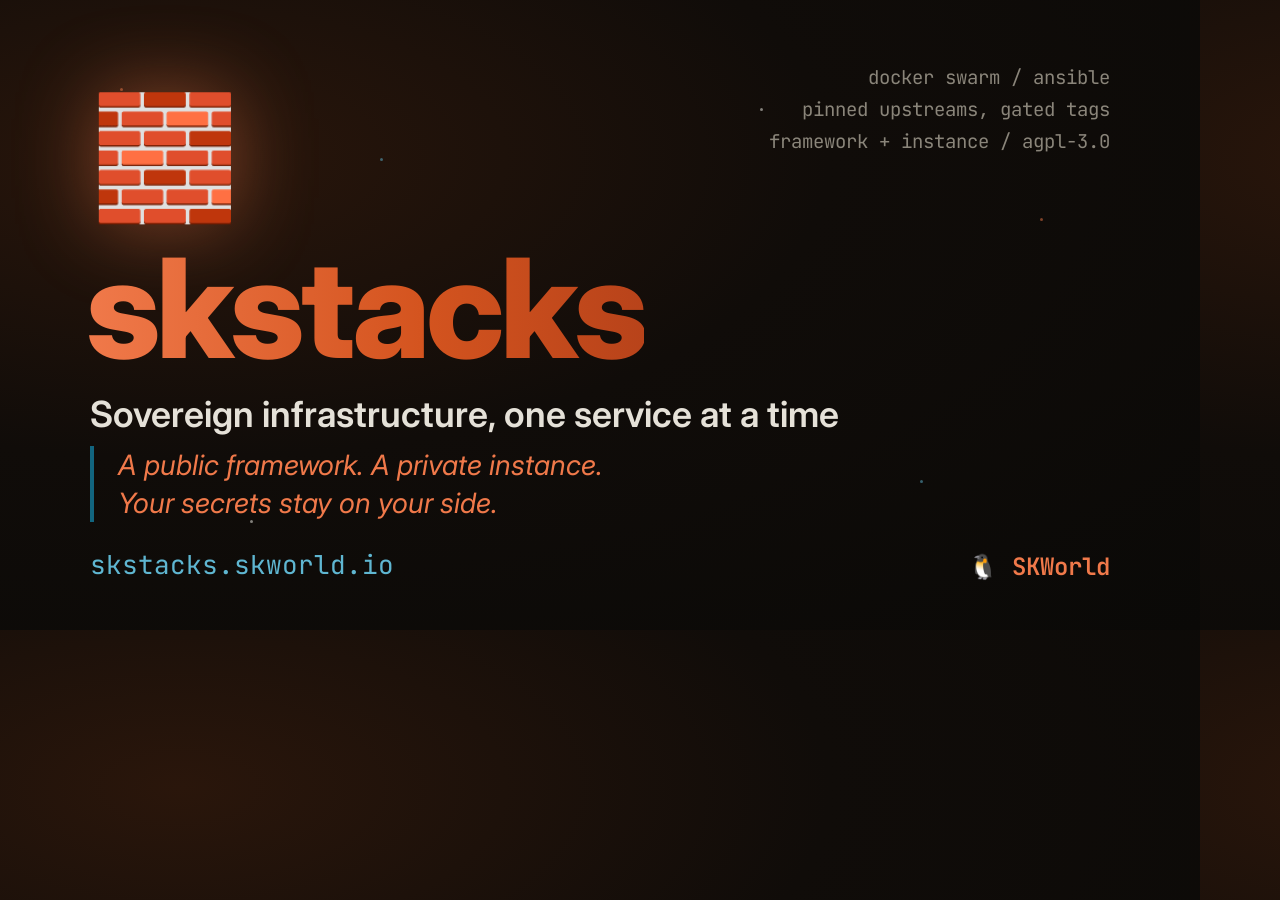
<file: og.html>
<!doctype html>
<html><head><meta charset="utf-8">
<!-- Source for og.png (1200x630). Render: chrome --headless=new --screenshot=og.png --window-size=1200,630 og.html -->
<link href="https://fonts.googleapis.com/css2?family=Inter:wght@400;600;800&family=JetBrains+Mono:wght@400;600&display=swap" rel="stylesheet">
<style>
*{margin:0;padding:0;box-sizing:border-box}
html,body{width:1200px;height:630px;overflow:hidden}
body{background:radial-gradient(ellipse at 15% 25%,#2a160b 0%,#100c09 45%,#0a0907 100%);color:#efece4;font-family:Inter,sans-serif;position:relative}
.dot{position:absolute;width:3px;height:3px;border-radius:50%;opacity:.5}
.icon{position:absolute;left:90px;top:96px;font-size:120px;line-height:1;filter:drop-shadow(0 0 40px rgba(240,121,74,.45))}
.facts{position:absolute;right:90px;top:62px;text-align:right;font-family:'JetBrains Mono',monospace;font-size:19px;line-height:32px;color:#8a857a}
h1{position:absolute;left:86px;top:236px;font-size:138px;font-weight:800;letter-spacing:-4px;line-height:1.05;padding-bottom:6px;background:linear-gradient(90deg,#f0794a,#d4541f 60%,#b8431a);-webkit-background-clip:text;color:transparent}
.sub{position:absolute;left:90px;top:392px;font-size:36px;font-weight:600;color:#e5e1d8}
.quote{position:absolute;left:90px;top:446px;border-left:4px solid #12657f;padding-left:24px;font-size:28px;font-style:italic;color:#f0794a;line-height:38px}
.url{position:absolute;left:90px;bottom:48px;font-family:'JetBrains Mono',monospace;font-size:26px;color:#5fb6d1}
.brand{position:absolute;right:90px;bottom:48px;font-family:'JetBrains Mono',monospace;font-size:24px;color:#f0794a;font-weight:600}
</style></head><body>
<div class="dot" style="left:120px;top:88px;background:#f0794a"></div>
<div class="dot" style="left:380px;top:158px;background:#5fb6d1"></div>
<div class="dot" style="left:760px;top:108px;background:#f6f3ee"></div>
<div class="dot" style="left:1040px;top:218px;background:#f0794a"></div>
<div class="dot" style="left:920px;top:480px;background:#5fb6d1"></div>
<div class="dot" style="left:250px;top:520px;background:#f6f3ee"></div>
<div class="icon">🧱</div>
<div class="facts">docker swarm / ansible<br>pinned upstreams, gated tags<br>framework + instance / agpl-3.0</div>
<h1>skstacks</h1>
<div class="sub">Sovereign infrastructure, one service at a time</div>
<div class="quote">A public framework. A private instance.<br>Your secrets stay on your side.</div>
<div class="url">skstacks.skworld.io</div>
<div class="brand">🐧 SKWorld</div>
</body></html>
</file>
<file: style.css>
/* SKStacks - skstacks.skworld.io
   Design tokens copied from skworld.io/style.css (warm paper, near-black ink,
   tux orange, deep teal), same scaffolding as the other *.skworld.io sites.
   Light is the default; dark follows the OS unless the visitor picks a theme
   with the toggle (html[data-theme]). */

:root{
  --paper:#faf8f5;
  --surface:#ffffff;
  --ink:#14171c;
  --ink-2:#454e59;
  --muted:#6a7380;
  --line:#e4e0da;
  --line-2:#efece7;
  --accent:#d4541f;
  --on-accent:#ffffff;
  --accent-soft:#fdf0e9;
  --teal:#12657f;
  --teal-soft:#e6f1f5;
  --hero-bg:#14171c;
  --hero-ink:#f6f3ee;
  --hero-muted:#9aa4b0;
  --code-bg:#14171c;
  --code-ink:#e9edf1;
  --radius:12px;
  --shadow:0 1px 2px rgba(20,23,28,.05), 0 8px 24px rgba(20,23,28,.06);
  color-scheme:light;
}

@media (prefers-color-scheme: dark){
  :root:not([data-theme="light"]){
    --paper:#0f1318;
    --surface:#171c23;
    --ink:#eef2f6;
    --ink-2:#b9c4d0;
    --muted:#8391a0;
    --line:#252d37;
    --line-2:#1d242c;
    --accent:#f0794a;
    --on-accent:#14171c;
    --accent-soft:#2a1a12;
    --teal:#5fb6d1;
    --teal-soft:#12242b;
    --hero-bg:#080b0e;
    --hero-ink:#f6f3ee;
    --hero-muted:#8d99a6;
    --code-bg:#0a0d11;
    --code-ink:#e9edf1;
    --shadow:0 1px 2px rgba(0,0,0,.4), 0 8px 24px rgba(0,0,0,.3);
    color-scheme:dark;
  }
}

:root[data-theme="dark"]{
  --paper:#0f1318;
  --surface:#171c23;
  --ink:#eef2f6;
  --ink-2:#b9c4d0;
  --muted:#8391a0;
  --line:#252d37;
  --line-2:#1d242c;
  --accent:#f0794a;
  --on-accent:#14171c;
  --accent-soft:#2a1a12;
  --teal:#5fb6d1;
  --teal-soft:#12242b;
  --hero-bg:#080b0e;
  --hero-ink:#f6f3ee;
  --hero-muted:#8d99a6;
  --code-bg:#0a0d11;
  --code-ink:#e9edf1;
  --shadow:0 1px 2px rgba(0,0,0,.4), 0 8px 24px rgba(0,0,0,.3);
  color-scheme:dark;
}

*{box-sizing:border-box}
html{-webkit-text-size-adjust:100%;scroll-behavior:smooth}
@media (prefers-reduced-motion:reduce){html{scroll-behavior:auto}*{animation:none!important;transition:none!important}}
body{
  margin:0;background:var(--paper);color:var(--ink);
  font-family:"Public Sans",-apple-system,BlinkMacSystemFont,"Segoe UI",Roboto,sans-serif;
  font-size:17px;line-height:1.6;-webkit-font-smoothing:antialiased;overflow-wrap:break-word;
}
.inner{max-width:70rem;margin:0 auto;padding:0 1.5rem}
a{color:var(--accent);text-decoration:none}
a:hover{text-decoration:underline}
a:focus-visible,button:focus-visible{outline:2px solid var(--accent);outline-offset:3px;border-radius:4px}
h1,h2,h3{font-family:"Bricolage Grotesque","Public Sans",sans-serif;font-weight:800;line-height:1.08;text-wrap:balance;margin:0}
code,.mono{font-family:"JetBrains Mono",ui-monospace,SFMono-Regular,monospace}
p code,li code,td code{font-size:.86em;background:var(--teal-soft);color:var(--teal);padding:.08em .38em;border-radius:5px}

/* hero (dark in both themes, as on skworld.io) */
.hero{background:var(--hero-bg);color:var(--hero-ink);padding-bottom:4.5rem}
.topbar{display:flex;justify-content:space-between;align-items:center;gap:1rem;
  flex-wrap:wrap;padding:1.3rem 0 3.5rem}
.brand{font-family:"Bricolage Grotesque",sans-serif;font-weight:800;letter-spacing:.06em;font-size:1.05rem;color:var(--hero-ink)}
.brand a{color:inherit}
.brand .sub-brand{color:var(--accent)}
.topnav{display:flex;gap:1.5rem;font-size:.92rem;flex-wrap:wrap;align-items:center}
.topnav a{color:var(--hero-muted)}
.topnav a:hover{color:var(--accent);text-decoration:none}
.theme-btn{font:inherit;font-size:.8rem;font-family:"JetBrains Mono",monospace;background:transparent;
  color:var(--hero-muted);border:1px solid var(--hero-muted);border-radius:20px;padding:.2rem .7rem;cursor:pointer}
.theme-btn:hover{color:var(--accent);border-color:var(--accent)}
.eyebrow{display:inline-block;font-family:"JetBrains Mono",monospace;font-size:.73rem;
  letter-spacing:.13em;text-transform:uppercase;color:var(--accent);margin-bottom:1.5rem}
.hero h1{font-size:clamp(2.4rem,7vw,4.6rem);letter-spacing:-.03em;margin-bottom:1.4rem}
.hero .sub{font-size:clamp(1.05rem,2vw,1.25rem);color:var(--hero-muted);max-width:52ch;margin:0 0 2.4rem}
.cta{display:flex;gap:.8rem;flex-wrap:wrap}
.btn{display:inline-block;padding:.78rem 1.5rem;border-radius:8px;font-weight:600;font-size:.96rem}
.btn:hover{text-decoration:none}
.btn.primary{background:var(--accent);color:var(--on-accent)}
.btn.primary:hover{filter:brightness(1.08)}
.btn.ghost{border:1px solid var(--hero-muted);color:var(--hero-ink)}
.btn.ghost:hover{border-color:var(--accent);color:var(--accent)}

/* pillars */
.pillars{display:grid;gap:1.1rem;grid-template-columns:repeat(auto-fit,minmax(16rem,1fr));
  margin:-3rem 0 4rem;position:relative;z-index:2}
.pill{background:var(--surface);border:1px solid var(--line);border-radius:var(--radius);
  padding:1.6rem;box-shadow:var(--shadow)}
.pico{font-size:1.5rem;display:block;margin-bottom:.7rem}
.pill h3{font-size:1.2rem;margin-bottom:.5rem}
.pill p{margin:0;font-size:.95rem;color:var(--ink-2)}

/* section scaffolding */
.sec{padding:2.6rem 0;border-top:1px solid var(--line-2)}
.sec:first-of-type{border-top:0}
.sec h2{font-size:clamp(1.4rem,3vw,1.9rem);letter-spacing:-.02em;margin:.3rem 0 .6rem}
.sec>p,.lede{color:var(--ink-2);max-width:64ch;margin:0 0 1.4rem;font-size:.97rem}
.spot-eyebrow{font-family:"JetBrains Mono",monospace;font-size:.76rem;letter-spacing:.1em;
  text-transform:uppercase;color:var(--accent);margin-bottom:.4rem}
.lhead{display:flex;align-items:flex-start;gap:1.1rem;margin-bottom:1.1rem}
.lnum{font-family:"JetBrains Mono",monospace;font-size:.9rem;font-weight:500;color:var(--accent);
  background:var(--accent-soft);border-radius:7px;padding:.35rem .6rem;flex:0 0 auto;margin-top:.2rem}
.lhead h2{margin:0 0 .2rem}
.lsub{margin:0;color:var(--muted);font-size:.95rem}

/* stat tiles */
.stat-grid{display:grid;gap:.85rem;grid-template-columns:repeat(auto-fit,minmax(11rem,1fr));margin-bottom:1rem}
.stat-tile{display:flex;flex-direction:column;gap:.3rem;background:var(--surface);
  border:1px solid var(--line);border-left:3px solid var(--teal);border-radius:var(--radius);
  padding:1rem 1.1rem;box-shadow:var(--shadow)}
.stat-label{font-family:"JetBrains Mono",monospace;font-size:.72rem;letter-spacing:.05em;
  text-transform:uppercase;color:var(--muted)}
.stat-value{font-family:"Bricolage Grotesque",sans-serif;font-weight:700;font-size:1.6rem;line-height:1.1}
.stat-sub{font-size:.8rem;color:var(--muted)}
.meta{font-size:.85rem;color:var(--muted);margin:0}

/* diagram */
.figure{margin:0;background:var(--surface);border:1px solid var(--line);border-radius:var(--radius);
  padding:1rem;box-shadow:var(--shadow)}
.figure svg{display:block;width:100%;max-width:46rem;height:auto;margin:0 auto}
.figure figcaption{font-size:.85rem;color:var(--muted);margin-top:.8rem;max-width:62ch}
.diagram-more{font-size:.9rem;color:var(--muted);margin:1rem 0 0;max-width:62ch;line-height:1.65}
.diagram-more a{color:var(--accent)}
.legend{display:flex;flex-wrap:wrap;gap:.5rem 1.2rem;margin:.9rem 0 0;padding:0;list-style:none;font-size:.82rem;color:var(--ink-2)}
.legend li{display:flex;align-items:center;gap:.45rem}
.sw{width:.9rem;height:.9rem;border-radius:3px;border:1.5px solid var(--line);flex:0 0 auto}
.sw.t{background:var(--teal-soft);border-color:var(--teal)}
.sw.a{background:var(--accent-soft);border-color:var(--accent)}
.sw.n{background:var(--surface);border-color:var(--ink-2)}
.d-box{fill:var(--surface);stroke:var(--ink-2);stroke-width:1.2}
.d-acc{fill:var(--accent-soft);stroke:var(--accent);stroke-width:1.5}
.d-tea{fill:var(--teal-soft);stroke:var(--teal);stroke-width:1.5}
.d-t{fill:var(--ink);font:700 13px "Bricolage Grotesque","Public Sans",sans-serif}
.d-s{fill:var(--ink-2);font:400 10.5px "JetBrains Mono",ui-monospace,monospace}
.d-lbl{fill:var(--muted);font:500 9.5px "JetBrains Mono",ui-monospace,monospace;letter-spacing:.08em}
.d-note{fill:var(--ink-2);font:400 10px "JetBrains Mono",ui-monospace,monospace}
.d-ln{stroke:var(--ink-2);stroke-width:1.5;fill:none}
.d-dash{stroke:var(--teal);stroke-width:1.5;fill:none;stroke-dasharray:5 4}
.d-head{fill:var(--ink-2)}
.d-head-t{fill:var(--teal)}

/* cards */
.pgrid{display:grid;gap:.85rem;grid-template-columns:repeat(auto-fill,minmax(17rem,1fr))}
.pcard{display:flex;flex-direction:column;gap:.4rem;background:var(--surface);
  border:1px solid var(--line);border-radius:var(--radius);padding:1.15rem 1.25rem;
  color:var(--ink);box-shadow:var(--shadow);border-left:3px solid var(--line)}
a.pcard:hover{border-color:var(--accent);border-left-color:var(--accent);text-decoration:none}
.pcard.k{border-left-color:var(--teal)}
.pname{font-family:"Bricolage Grotesque",sans-serif;font-weight:600;font-size:1.08rem}
.pblurb{font-size:.9rem;color:var(--ink-2);line-height:1.5}
.pblurb+.pblurb{margin-top:.2rem}
.phost{font-family:"JetBrains Mono",monospace;font-size:.72rem;color:var(--muted);margin-top:auto;padding-top:.5rem}
a.pcard:hover .phost{color:var(--accent)}
.tag{align-self:flex-start;font-family:"JetBrains Mono",monospace;font-size:.7rem;letter-spacing:.05em;
  text-transform:uppercase;color:var(--teal);background:var(--teal-soft);padding:.18rem .55rem;border-radius:20px}
.ms{font-family:"Bricolage Grotesque",sans-serif;font-weight:800;font-size:1.9rem;letter-spacing:-.02em;line-height:1}
.ms small{font-family:"JetBrains Mono",monospace;font-weight:400;font-size:.75rem;color:var(--muted);letter-spacing:0}

/* code */
pre{margin:0 0 1rem;background:var(--code-bg);color:var(--code-ink);border-radius:var(--radius);
  padding:1rem 1.2rem;overflow-x:auto;font-size:.82rem;line-height:1.6;max-width:100%;border:1px solid var(--line)}
pre code{font-family:"JetBrains Mono",ui-monospace,monospace;background:none;color:inherit;padding:0}
.k-c{color:#8d99a6}
.rule{border-left:3px solid var(--accent);background:var(--accent-soft);border-radius:0 var(--radius) var(--radius) 0;
  padding:.9rem 1.2rem;margin:0 0 1.4rem;max-width:64ch;color:var(--ink);font-size:.95rem}
.two{display:grid;gap:1.1rem;grid-template-columns:repeat(auto-fit,minmax(min(20rem,100%),1fr))}
.two>div{min-width:0}
.two h3{font-size:1.05rem;margin-bottom:.5rem}
.two p{margin:0 0 .8rem;color:var(--ink-2);font-size:.92rem}
.mcp-list{display:flex;flex-wrap:wrap;gap:.45rem;margin:0 0 1rem;padding:0;list-style:none}
.mcp-list li{font-family:"JetBrains Mono",monospace;font-size:.76rem;border:1px solid var(--line);
  background:var(--surface);color:var(--ink-2);padding:.3rem .65rem;border-radius:20px}

/* closing + footer */
.closing{padding:3.5rem 0 1rem;border-top:1px solid var(--line);text-align:center}
.closing h2{font-size:clamp(1.7rem,3.5vw,2.4rem);margin-bottom:.9rem}
.closing p{color:var(--ink-2);max-width:56ch;margin:0 auto 2rem}
.closing .cta{justify-content:center}
.closing .btn.ghost{border-color:var(--line);color:var(--ink)}
footer{margin-top:4rem;padding:2rem 0 4rem;border-top:1px solid var(--line)}
.fmain{font-size:.95rem;color:var(--ink-2);max-width:60ch;margin:0 0 1rem}
.fmeta{font-size:.85rem;color:var(--muted);margin:0}
.fmeta a{color:var(--muted)}
.fmeta a:hover{color:var(--accent)}

/* SKStacks components */
.plist{margin:0;padding-left:1.1rem;font-size:.92rem;color:var(--ink-2);line-height:1.55}
.plist li{margin-bottom:.35rem}
.nlabel{align-self:flex-start;font-family:"JetBrains Mono",monospace;font-size:.7rem;letter-spacing:.12em;
  text-transform:uppercase;color:var(--accent);background:var(--accent-soft);padding:.18rem .55rem;border-radius:20px}
.cat{margin:0 0 2.2rem}
.cat-head{display:flex;align-items:baseline;gap:.7rem;margin:0 0 .25rem}
.cat-head h3{font-size:1.2rem}
.cat-count{font-family:"JetBrains Mono",monospace;font-size:.75rem;color:var(--accent);
  background:var(--accent-soft);padding:.12rem .5rem;border-radius:20px}
.cat-blurb{margin:0 0 .9rem;color:var(--muted);font-size:.9rem;max-width:64ch}
.tier{font-family:"JetBrains Mono",monospace;font-weight:400;font-size:.66rem;letter-spacing:.06em;
  text-transform:uppercase;color:var(--muted);border:1px solid var(--line);border-radius:20px;
  padding:.05rem .45rem;margin-left:.35rem;vertical-align:middle}
.pcard.k .tier{color:var(--teal);border-color:var(--teal);background:var(--teal-soft)}
.phost code{font-size:1em;background:none;color:inherit;padding:0}
.pblurb code{font-size:.86em;background:var(--teal-soft);color:var(--teal);padding:.05em .3em;border-radius:5px}
.catnav{display:flex;flex-wrap:wrap;gap:.45rem;margin:0 0 1.8rem;padding:0;list-style:none}
.catnav a{display:inline-block;font-family:"JetBrains Mono",monospace;font-size:.76rem;border:1px solid var(--line);
  background:var(--surface);color:var(--ink-2);padding:.3rem .7rem;border-radius:20px}
.catnav a:hover{border-color:var(--accent);color:var(--accent);text-decoration:none}
.v2row{display:flex;gap:.9rem;align-items:flex-start;margin-bottom:.4rem}
.v2layer{flex:0 0 5.5rem;font-family:"JetBrains Mono",monospace;font-size:.74rem;letter-spacing:.08em;
  text-transform:uppercase;color:var(--muted);padding-top:.35rem}
.mcp-list a{color:inherit}
.mcp-list a:hover{color:var(--accent);text-decoration:none}
.rel-tag{font-size:1.3rem;margin:0 0 .8rem}
.rel-tag code{font-size:.9em;background:var(--accent-soft);color:var(--accent);padding:.15em .5em;border-radius:6px}
.rel-date{font-family:"JetBrains Mono",monospace;font-size:.8rem;color:var(--muted);margin-left:.5rem}
.panel{background:var(--surface);border:1px solid var(--line);border-radius:var(--radius);padding:1.3rem 1.4rem;box-shadow:var(--shadow);min-width:0}
.panel .plist{margin-bottom:.9rem}
.figure img{display:block;width:100%;height:auto;border-radius:8px}

@media (max-width:34rem){
  body{font-size:16px}
  .inner{padding:0 1rem}
  .pillars{margin-top:-2rem}
  .topbar{padding-bottom:2.5rem}
  .topnav{gap:.9rem}
  .figure{padding:.6rem}
  .two{grid-template-columns:1fr}
  .frow.branch{padding-left:.7rem;margin-left:.2rem}
  .v2row{flex-direction:column;gap:.2rem}
  .v2layer{flex:none;padding-top:0}
  .pgrid{grid-template-columns:1fr}
}
</file>
